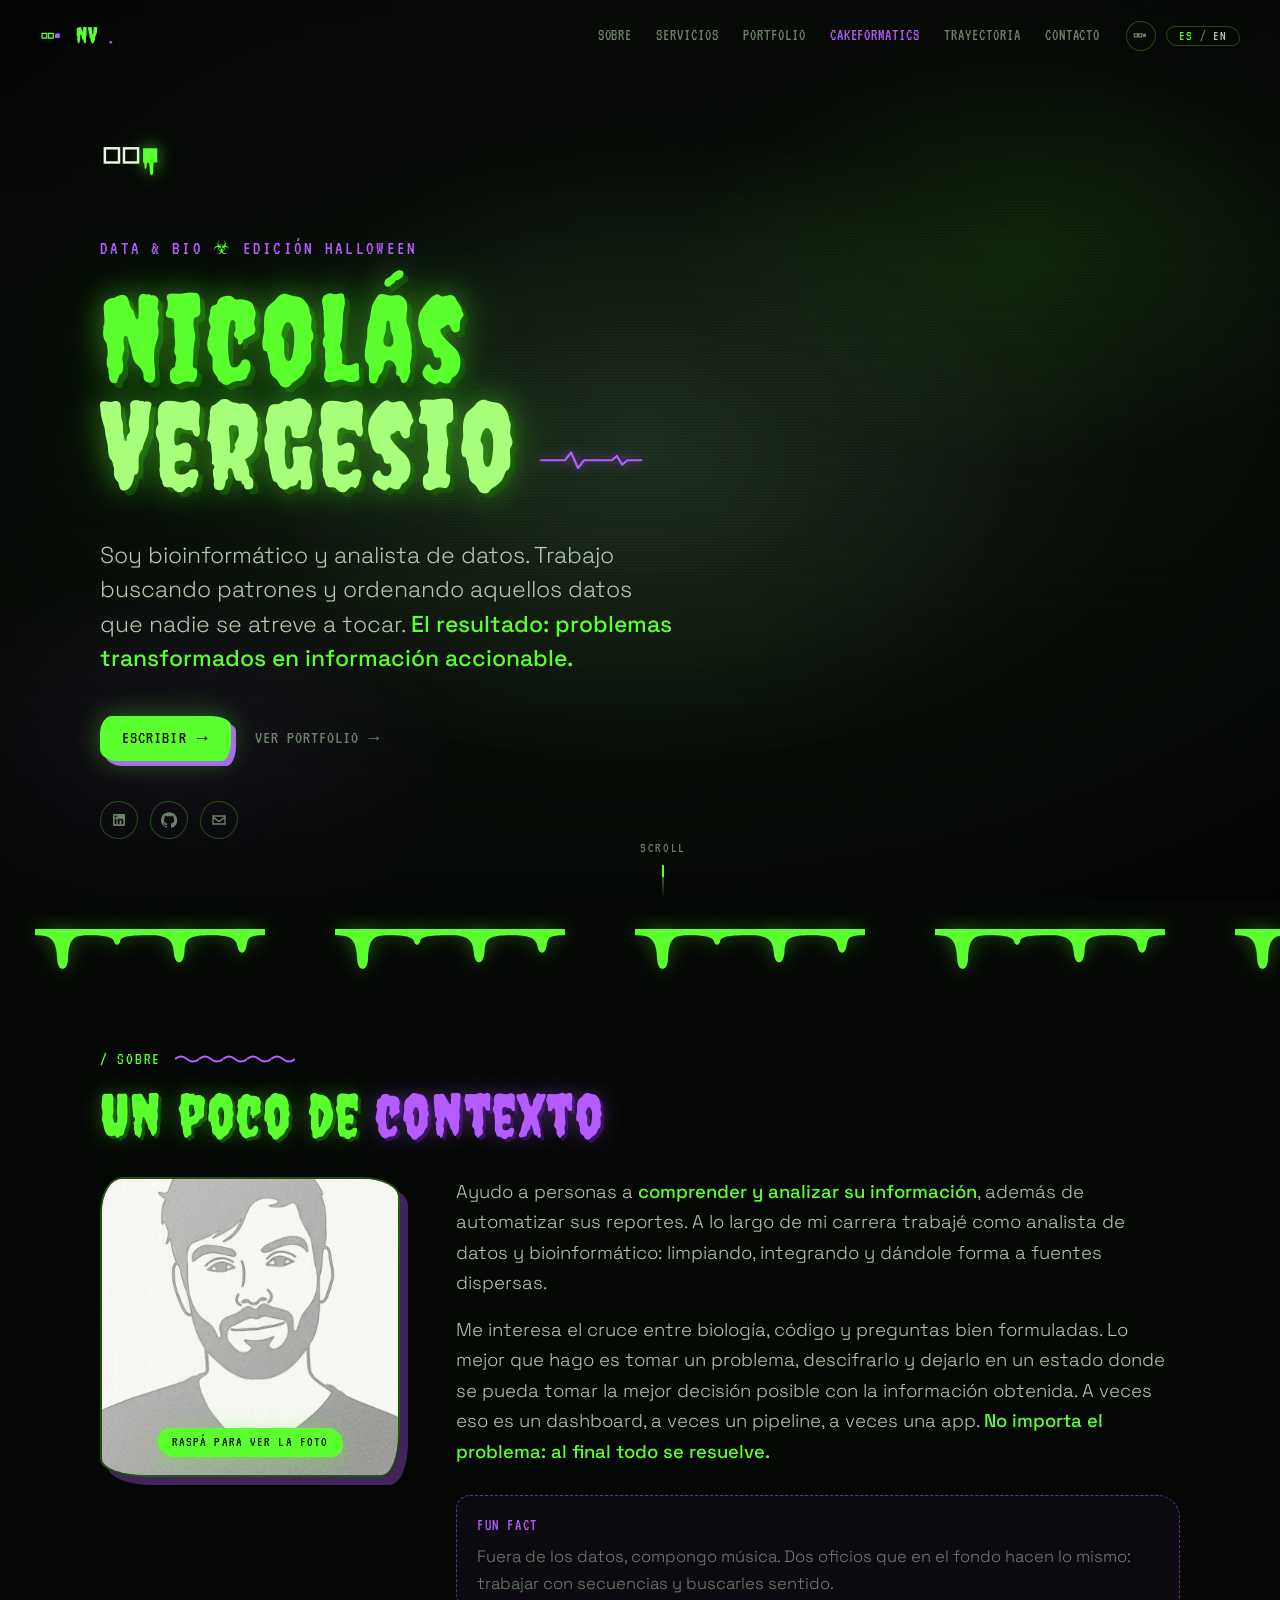
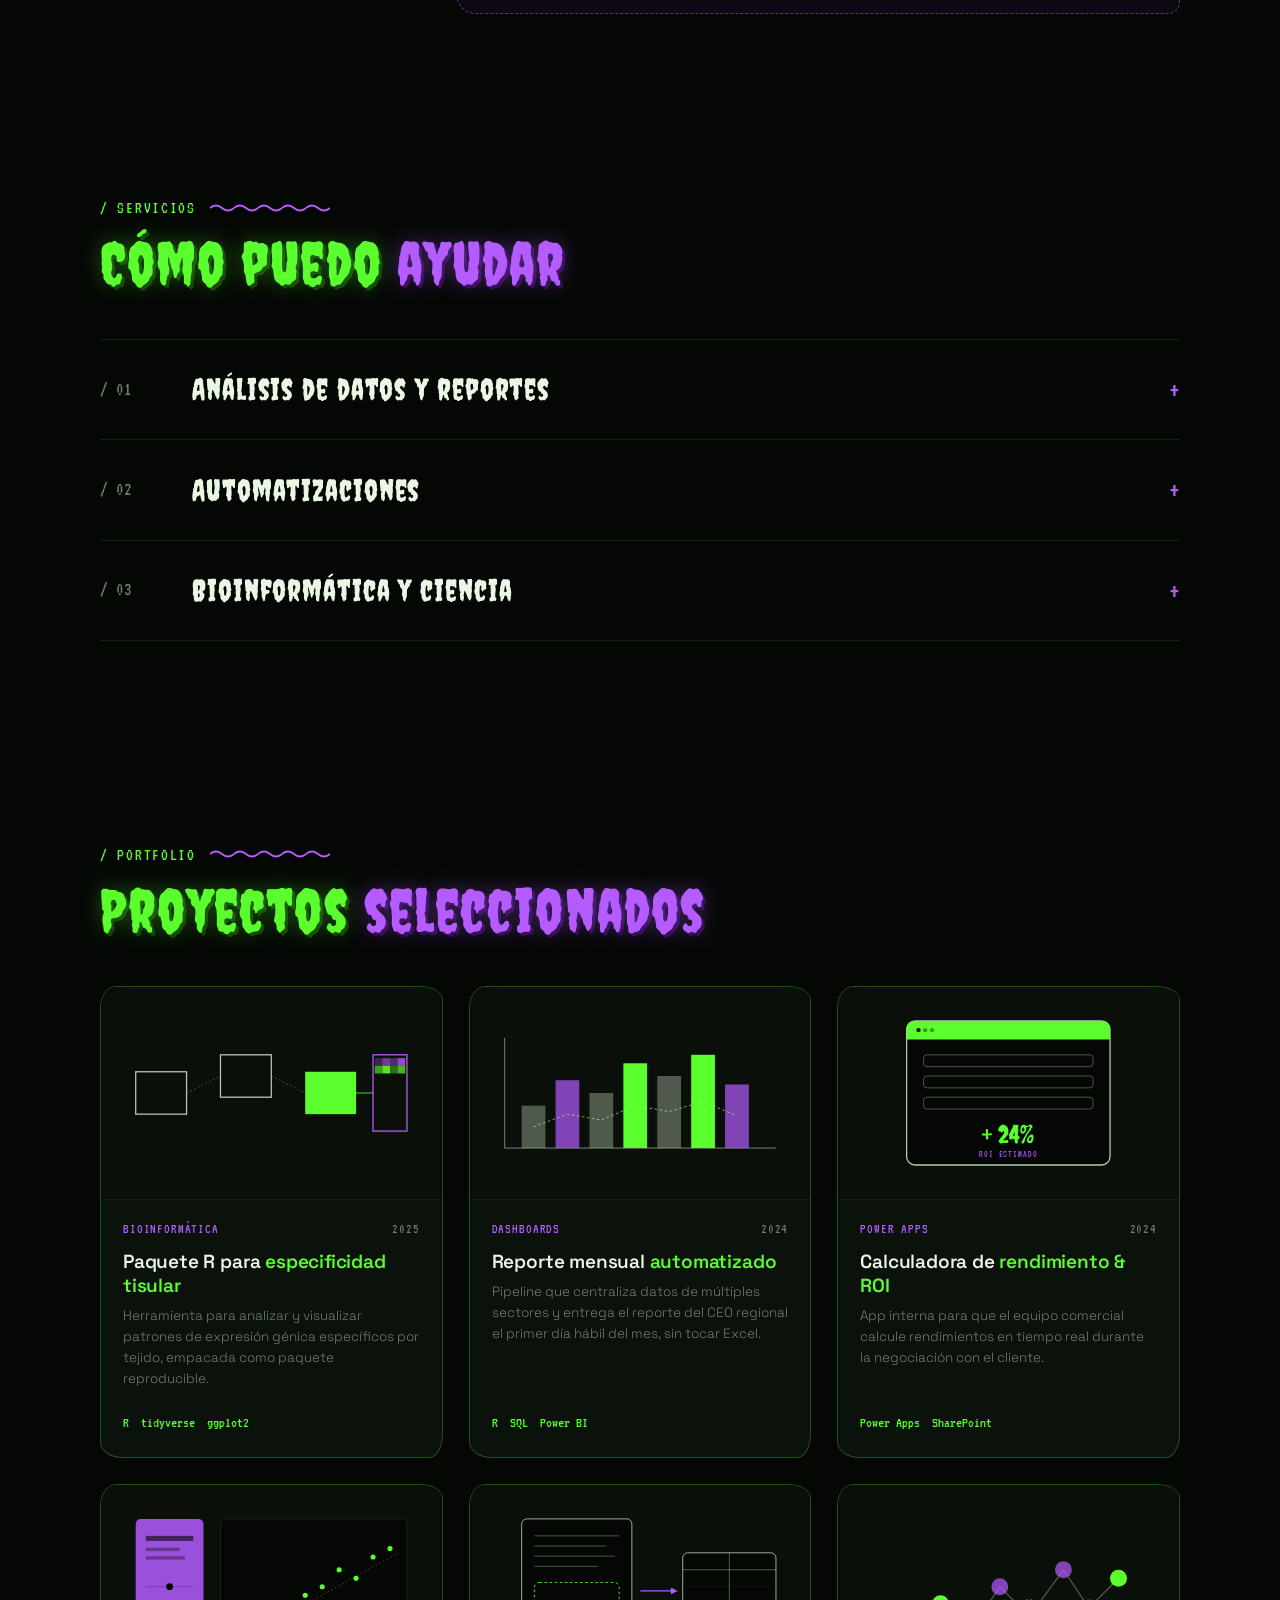
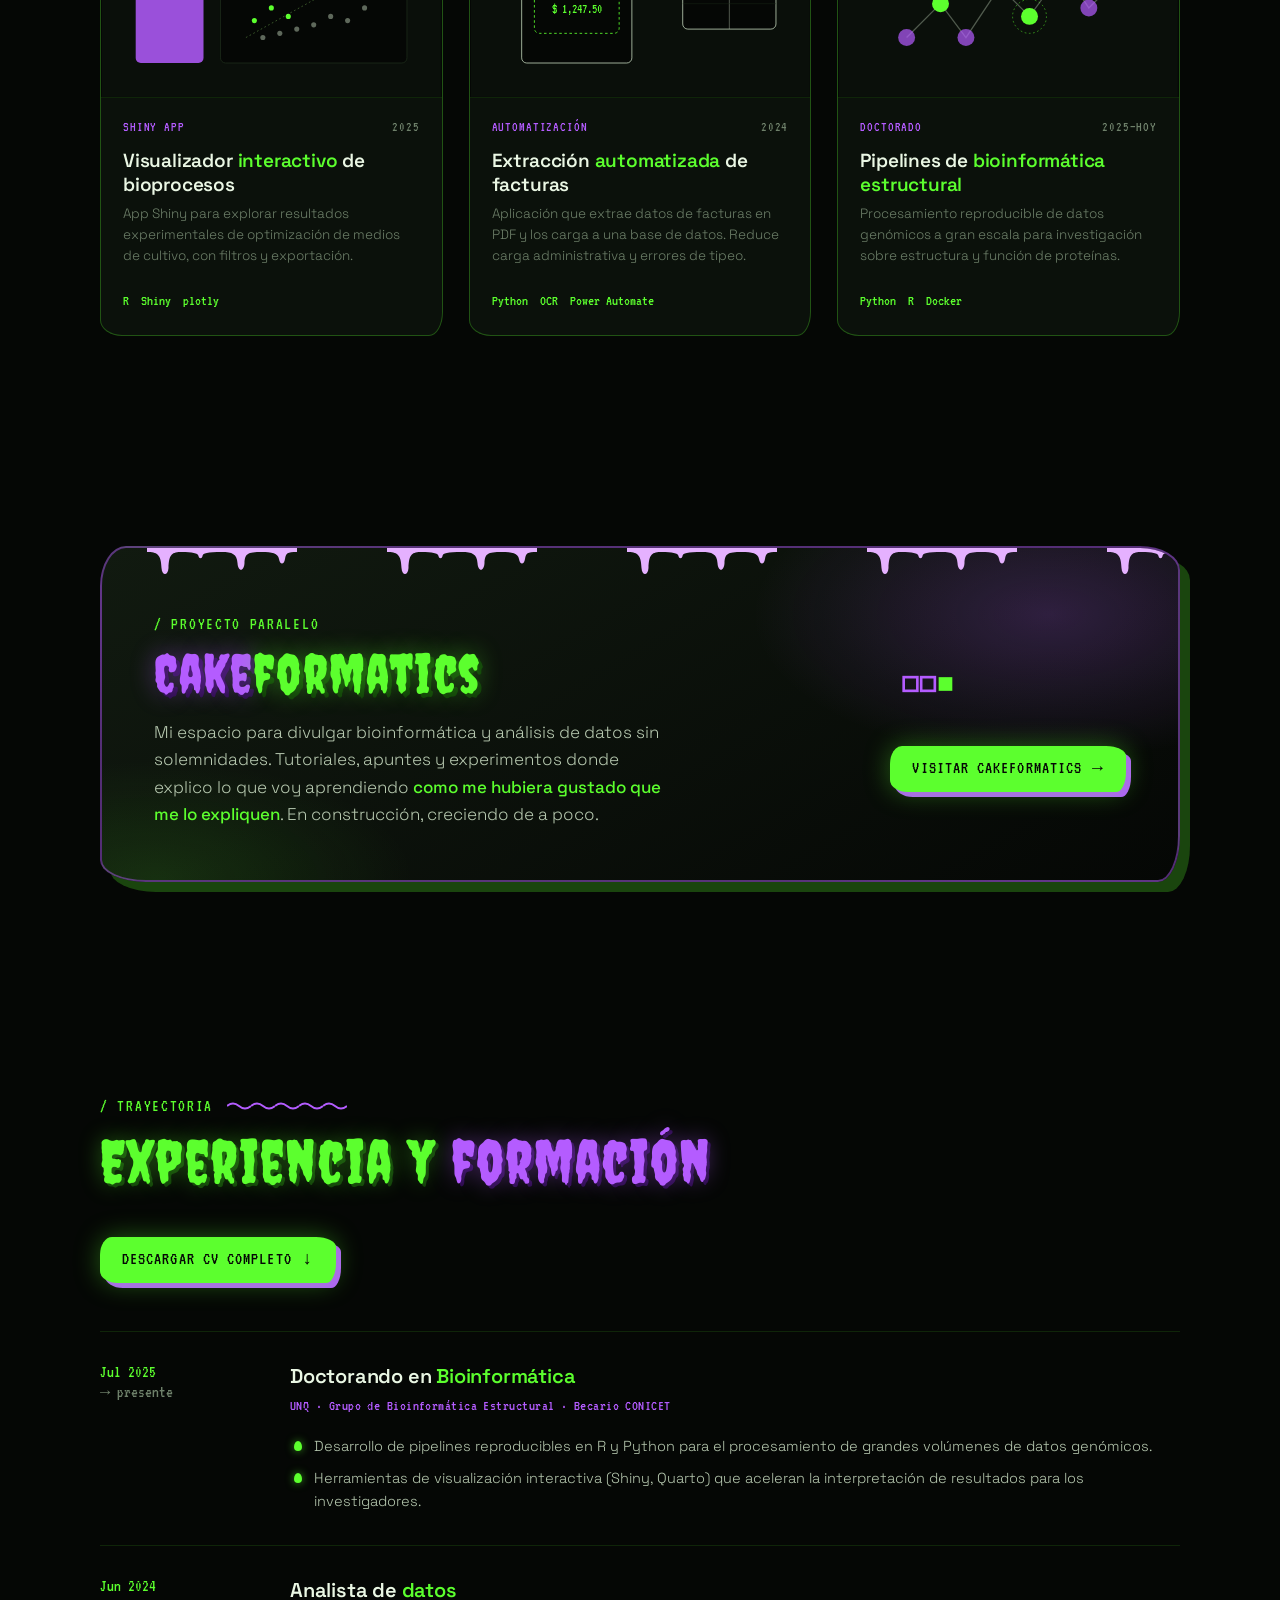
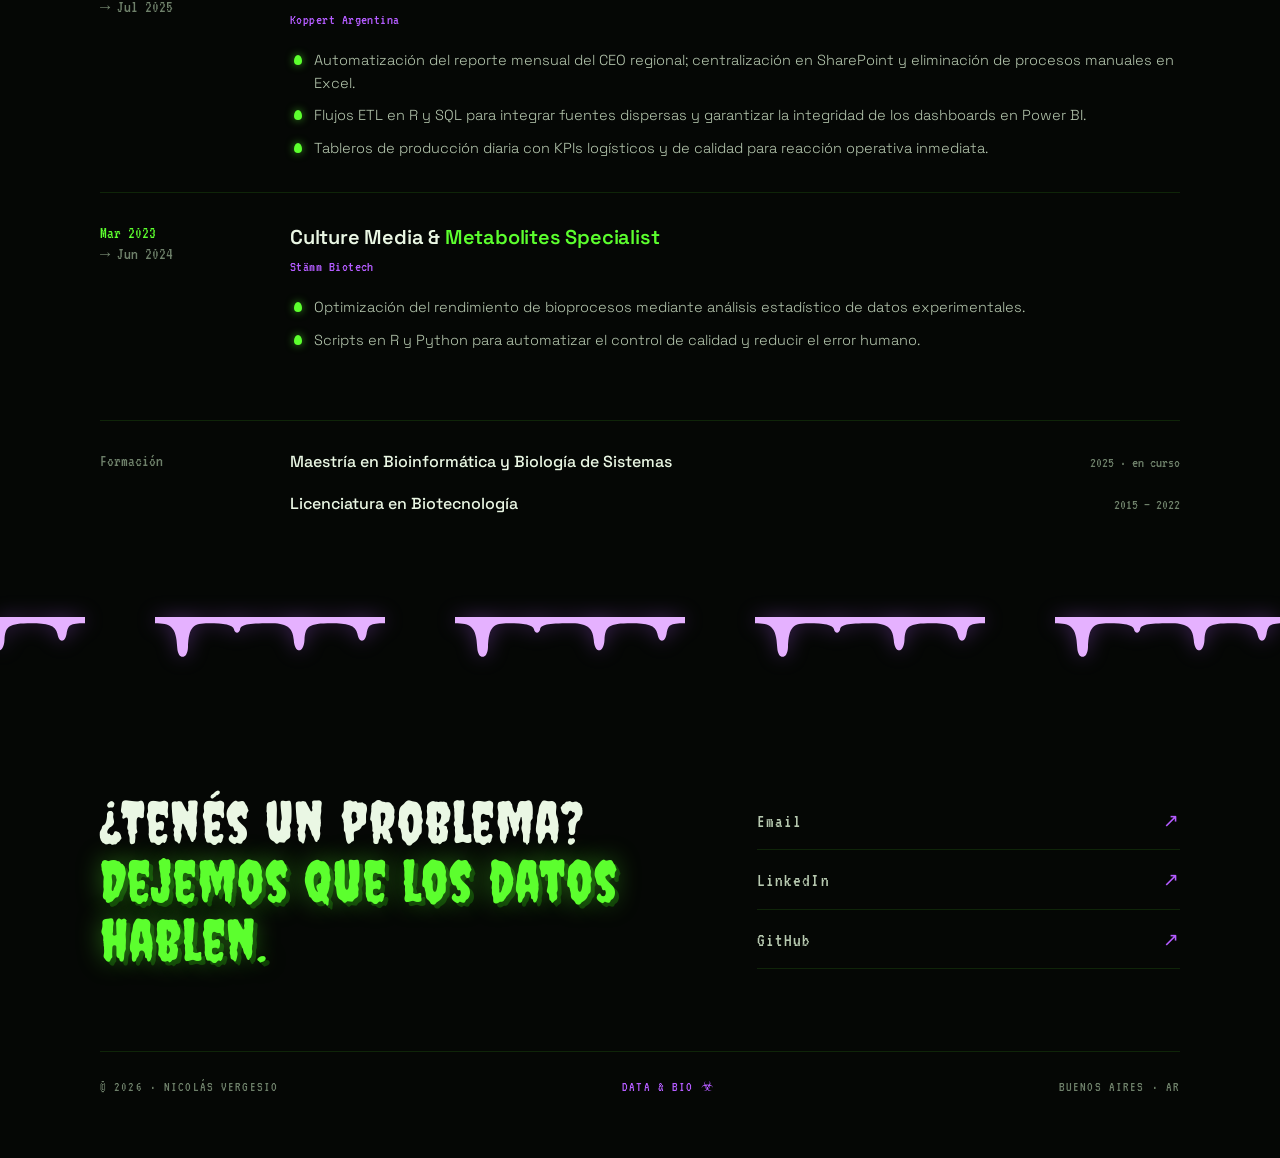
<file: halloween.html>
<!DOCTYPE html>
<html lang="es">
<head>
<meta charset="UTF-8">
<meta name="viewport" content="width=device-width, initial-scale=1.0">
<title>Nicolás Vergesio · data & bio</title>
<meta name="description" content="Bioinformático y analista de datos. Edición Halloween.">
<link rel="canonical" href="https://nicolasvergesio.github.io/">
<meta name="theme-color" content="#050705">
<link rel="icon" href="assets/favicon.svg" type="image/svg+xml">
<script src="js/thunder.js?v=2"></script>
<link rel="preconnect" href="https://fonts.googleapis.com">
<link rel="preconnect" href="https://fonts.gstatic.com" crossorigin>
<link href="https://fonts.googleapis.com/css2?family=Creepster&family=VT323&family=Space+Grotesk:wght@300;400;500;600&display=swap" rel="stylesheet">
<style>
  :root {
    --void: #050705;
    --void-2: #0A0F0A;
    --panel: #0B110B;
    --panel-2: #111A10;
    --slime: #5CFF2E;
    --slime-deep: #2FB81A;
    --slime-soft: #A8FF7A;
    --toxic: #B45CFF;
    --pumpkin: #FF7A1A;
    --ink: #EAF7E4;
    --ink-soft: #B7C9B0;
    --ink-mute: #6E806A;
    --line: rgba(92, 255, 46, 0.12);
    --line-strong: rgba(92, 255, 46, 0.28);
    --ease: cubic-bezier(0.22, 1, 0.36, 1);
    --wobble: cubic-bezier(0.34, 1.56, 0.64, 1);
    --display: 'Creepster', 'Space Grotesk', cursive;
    --pixel: 'VT323', ui-monospace, monospace;
    --drip: url("data:image/svg+xml,%3Csvg xmlns='http://www.w3.org/2000/svg' width='300' height='60' viewBox='0 0 300 60'%3E%3Cpath fill='%235CFF2E' d='M0,0 H300 V8 C280,8 278,10 276,22 C274,34 266,34 264,22 C262,10 250,8 230,8 C200,8 196,12 195,30 C194,48 182,48 181,30 C180,12 170,8 150,8 C120,8 112,10 111,16 C110,22 104,22 103,16 C102,10 90,8 70,8 C50,8 44,12 43,40 C42,56 30,56 29,40 C28,12 20,8 0,8 Z'/%3E%3C/svg%3E");
    --squiggle: url("data:image/svg+xml,%3Csvg xmlns='http://www.w3.org/2000/svg' width='24' height='10'%3E%3Cpath d='M0 5 Q6 0 12 5 T24 5' fill='none' stroke='%23B45CFF' stroke-width='2'/%3E%3C/svg%3E");
  }

  *, *::before, *::after { box-sizing: border-box; margin: 0; padding: 0; }
  html { scroll-behavior: smooth; }

  body {
    background: var(--void);
    color: var(--ink);
    font-family: 'Space Grotesk', system-ui, sans-serif;
    font-weight: 300;
    line-height: 1.6;
    -webkit-font-smoothing: antialiased;
    overflow-x: hidden;
    position: relative;
  }
  ::selection { background: var(--slime); color: var(--void); }
  a { color: inherit; text-decoration: none; }

  /* ================= FONDO RADIOACTIVO ================= */
  .ooze-field {
    position: fixed; inset: 0; z-index: 0; overflow: hidden;
    background:
      radial-gradient(ellipse 45% 40% at 80% 28%, rgba(92,255,46,0.10) 0%, transparent 60%),
      radial-gradient(ellipse 40% 35% at 12% 85%, rgba(180,92,255,0.10) 0%, transparent 60%),
      linear-gradient(165deg, var(--void) 0%, var(--void-2) 55%, #070B07 100%);
  }
  .ooze {
    position: absolute; width: 170%; height: 170%; top: -35%; left: -35%;
    border-radius: 45%; mix-blend-mode: screen; will-change: transform; opacity: 0.16;
  }
  .ooze.a { background: radial-gradient(ellipse 40% 34% at 50% 50%, rgba(92,255,46,0.45) 0%, transparent 60%); animation: drift-a 48s linear infinite; }
  .ooze.b { background: radial-gradient(ellipse 36% 30% at 50% 50%, rgba(180,92,255,0.40) 0%, transparent 58%); animation: drift-b 64s linear infinite; }
  .ooze.c { background: radial-gradient(ellipse 30% 38% at 50% 50%, rgba(47,184,26,0.40) 0%, transparent 56%); animation: drift-c 80s linear infinite; }
  @keyframes drift-a { 0%{transform:translate(0,0) rotate(0)} 50%{transform:translate(10%,7%) rotate(180deg)} 100%{transform:translate(0,0) rotate(360deg)} }
  @keyframes drift-b { 0%{transform:translate(0,0) rotate(0)} 50%{transform:translate(-12%,8%) rotate(-180deg)} 100%{transform:translate(0,0) rotate(-360deg)} }
  @keyframes drift-c { 0%{transform:translate(0,0) rotate(0)} 50%{transform:translate(9%,-10%) rotate(160deg)} 100%{transform:translate(0,0) rotate(360deg)} }

  /* burbujas que suben */
  .bubbles span {
    position: absolute; bottom: -40px; left: var(--x);
    width: var(--s); height: var(--s); border-radius: 50%;
    border: 1.5px solid rgba(92,255,46,0.35);
    background: radial-gradient(circle at 30% 30%, rgba(168,255,122,0.25), transparent 60%);
    animation: bubble var(--d) ease-in infinite; animation-delay: var(--delay);
  }
  @keyframes bubble {
    0% { transform: translate(0,0); opacity: 0; }
    10% { opacity: 1; }
    50% { transform: translate(12px,-50vh); }
    100% { transform: translate(-8px,-110vh); opacity: 0; }
  }

  .crt { position: fixed; inset: 0; z-index: 2; pointer-events: none; background: repeating-linear-gradient(0deg, rgba(0,0,0,0.22) 0 1px, transparent 1px 3px); opacity: 0.45; }
  .vignette { position: fixed; inset: 0; z-index: 1; pointer-events: none; background: radial-gradient(ellipse 90% 80% at 50% 40%, transparent 55%, rgba(0,0,0,0.7) 100%); }

  /* ================= NAV ================= */
  .nav {
    position: fixed; top: 0; left: 0; right: 0; z-index: 50;
    padding: 18px 40px; display: flex; justify-content: space-between; align-items: center;
    transition: background 0.4s var(--ease), padding 0.4s var(--ease);
  }
  .nav::after {
    content: ''; position: absolute; left: 0; right: 0; top: 100%; height: 22px;
    background: var(--drip) repeat-x; background-size: 220px 22px;
    opacity: 0; transform: scaleY(0); transform-origin: top;
    transition: opacity 0.4s var(--ease), transform 0.6s var(--wobble);
    pointer-events: none; filter: drop-shadow(0 0 6px rgba(92,255,46,0.4));
  }
  .nav.scrolled { background: var(--slime); padding: 10px 40px; }
  .nav.scrolled::after { opacity: 1; transform: scaleY(1); }
  .nav.scrolled .nav-brand, .nav.scrolled .nav-links a { color: var(--void); }
  .nav.scrolled .nav-links a.nav-cake { color: #3A0F66; }
  .nav.scrolled .nav-brand .dot { color: #3A0F66; }
  .nav.scrolled .nav-codon rect.f { fill: var(--void); }
  .nav.scrolled .lang-toggle { border-color: var(--void); color: var(--void); }
  .nav.scrolled .lang-toggle .on { color: #3A0F66; }

  .nav-brand { font-family: var(--display); font-size: 22px; letter-spacing: 0.06em; color: var(--slime); display: flex; align-items: center; gap: 10px; transition: color 0.3s; }
  .nav-brand .nav-codon { width: 26px; height: 26px; display: block; flex-shrink: 0; }
  .nav-brand .nav-codon svg { width: 100%; height: 100%; display: block; }
  .nav-brand .dot { color: var(--toxic); }
  .nav-right { display: flex; align-items: center; gap: 26px; }
  .nav-links { display: flex; gap: 24px; font-family: var(--pixel); font-size: 16px; letter-spacing: 0.06em; text-transform: uppercase; }
  .nav-links a { color: var(--ink-mute); transition: color 0.3s var(--ease); }
  .nav-links a:hover { color: var(--slime-soft); }
  .nav.scrolled .nav-links a:hover { color: #3A0F66; }
  .nav-links a.nav-cake { color: var(--toxic); }

  .lang-toggle {
    font-family: var(--pixel); font-size: 14px; letter-spacing: 0.08em;
    color: var(--ink-soft); background: transparent; border: 1.5px solid var(--line-strong);
    border-radius: 14px 20px 12px 18px; padding: 2px 12px; cursor: pointer; display: inline-flex; gap: 6px; align-items: center;
    transition: border-color 0.3s var(--ease), color 0.3s var(--ease);
  }
  .lang-toggle:hover { border-color: var(--slime); color: var(--ink); }
  .lang-toggle .on { color: var(--slime); }
  .lang-toggle .sep { color: var(--ink-mute); }

  /* Botón para volver al sitio normal */
  .nav-tools { display: flex; align-items: center; gap: 10px; }
  .mode-toggle {
    width: 30px; height: 30px; border: 1.5px solid var(--line-strong); border-radius: 46% 54% 50% 50% / 52% 46% 54% 48%;
    display: inline-flex; align-items: center; justify-content: center; color: var(--ink-mute);
    transition: border-color 0.3s var(--ease), color 0.3s var(--ease), box-shadow 0.3s var(--ease);
  }
  .mode-toggle svg { width: 17px; height: 17px; display: block; }
  .mode-toggle:hover, .mode-toggle:focus-visible { color: var(--slime); border-color: var(--slime); box-shadow: 0 0 14px rgba(92,255,46,0.35); }
  .nav.scrolled .mode-toggle { border-color: var(--void); color: var(--void); }
  .nav.scrolled .mode-toggle:hover { color: #3A0F66; box-shadow: none; }

  /* ================= LAYOUT ================= */
  section { position: relative; z-index: 10; scroll-margin-top: 70px; }
  .container { max-width: 1160px; margin: 0 auto; padding-left: 40px; padding-right: 40px; }

  .drip-band {
    position: relative; z-index: 10; height: 46px;
    background: var(--drip) repeat-x; background-size: 300px 46px;
    filter: drop-shadow(0 0 10px rgba(92,255,46,0.35));
  }
  .drip-band.purple { filter: hue-rotate(150deg) saturate(1.2) drop-shadow(0 0 10px rgba(180,92,255,0.35)); background-position: 120px 0; }

  .sec-head { margin-bottom: 46px; }
  .sec-eyebrow {
    font-family: var(--pixel); font-size: 17px; letter-spacing: 0.1em;
    text-transform: uppercase; color: var(--slime); margin-bottom: 12px;
    display: flex; align-items: center; gap: 14px;
  }
  .sec-eyebrow::after { content: ''; width: 120px; height: 10px; background: var(--squiggle) repeat-x; }
  .sec-title {
    font-family: var(--display); font-weight: 400;
    font-size: clamp(34px, 5vw, 60px); line-height: 1; letter-spacing: 0.02em; color: var(--slime);
    text-shadow: 0 0 22px rgba(92,255,46,0.35), 3px 3px 0 #123D0A;
  }
  .sec-title em { font-style: normal; color: var(--toxic); text-shadow: 0 0 22px rgba(180,92,255,0.4), 3px 3px 0 #2A0B4A; }

  .reveal { opacity: 0; transform: translateY(28px) rotate(-0.6deg); transition: opacity 0.9s var(--ease), transform 0.9s var(--wobble); }
  .reveal.in { opacity: 1; transform: none; }

  /* ================= HERO ================= */
  .hero {
    min-height: 100vh; display: flex; flex-direction: column; justify-content: center;
    padding: 120px 40px 90px; max-width: 1160px; margin: 0 auto; position: relative; z-index: 10;
  }
  .hero-eyebrow { font-family: var(--pixel); font-size: 19px; letter-spacing: 0.12em; text-transform: uppercase; color: var(--toxic); margin-bottom: 22px; opacity: 0; animation: rise 1.1s var(--ease) 0.2s forwards; }
  .hero-eyebrow .rad { color: var(--slime); display: inline-block; animation: spin 6s linear infinite; }
  @keyframes spin { to { transform: rotate(360deg); } }
  .hero-mark { width: clamp(56px, 6vw, 72px); height: clamp(70px, 8vw, 92px); margin-bottom: 22px; opacity: 0; animation: rise 1.1s var(--ease) 0.12s forwards; }
  .hero-mark svg { width: 100%; height: 100%; display: block; overflow: visible; }
  .hero-mark .fill { filter: drop-shadow(0 0 12px rgba(92,255,46,0.7)); }

  .hero-name-row { display: flex; align-items: flex-end; gap: 22px; flex-wrap: wrap; position: relative; }
  .hero-name-wrap { position: relative; }
  .hero-name {
    font-family: var(--display); font-weight: 400;
    font-size: clamp(52px, 10vw, 120px); line-height: 0.88; letter-spacing: 0.02em;
    color: var(--slime);
    text-shadow: 0 0 30px rgba(92,255,46,0.45), 0 0 80px rgba(92,255,46,0.2), 5px 5px 0 #0F3A08;
    opacity: 0; animation: rise 1.1s var(--ease) 0.32s forwards, glow 4s ease-in-out 1.5s infinite;
  }
  .hero-name em { font-style: normal; display: block; color: var(--slime-soft); }
  @keyframes glow { 0%,100% { filter: brightness(1); } 50% { filter: brightness(1.18); } }

  .drop {
    position: absolute; top: 96%; left: var(--x);
    width: 9px; height: 12px; background: var(--slime);
    border-radius: 50% 50% 50% 50% / 60% 60% 40% 40%;
    box-shadow: 0 0 10px rgba(92,255,46,0.8);
    opacity: 0; animation: drip-fall var(--d) ease-in var(--delay) infinite;
  }
  @keyframes drip-fall {
    0% { transform: translateY(-6px) scale(0.2); opacity: 0; }
    15% { transform: translateY(0) scale(1); opacity: 1; }
    45% { transform: translateY(6px) scale(0.85, 1.35); opacity: 1; }
    100% { transform: translateY(220px) scale(0.8, 1.2); opacity: 0; }
  }

  .hero-wave { margin-bottom: clamp(14px, 2vw, 26px); opacity: 0; animation: rise 1.1s var(--ease) 0.6s forwards; }
  .hero-wave svg { display: block; width: clamp(64px, 9vw, 104px); height: auto; filter: drop-shadow(0 0 6px rgba(180,92,255,0.7)); }
  .hero-wave path { stroke: var(--toxic); }

  .hero-bio { font-size: clamp(18px, 2.2vw, 23px); line-height: 1.5; color: var(--ink-soft); max-width: 580px; margin-top: 40px; opacity: 0; animation: rise 1.1s var(--ease) 0.5s forwards; }
  .hero-bio em { font-style: normal; color: var(--slime); font-weight: 500; }
  .hero-actions { display: flex; align-items: center; gap: 24px; margin-top: 40px; flex-wrap: wrap; opacity: 0; animation: rise 1.1s var(--ease) 0.68s forwards; }

  .btn-signal {
    display: inline-flex; align-items: center; gap: 10px;
    background: var(--slime); color: var(--void);
    font-family: var(--pixel); font-size: 18px; letter-spacing: 0.06em; text-transform: uppercase;
    padding: 8px 22px 9px;
    border-radius: 12px 20px 10px 18px / 18px 10px 20px 12px;
    box-shadow: 0 0 26px rgba(92,255,46,0.35), 5px 5px 0 var(--toxic);
    transition: transform 0.35s var(--wobble), box-shadow 0.35s var(--ease);
  }
  .btn-signal:hover { transform: translate(-2px,-2px) rotate(-1.5deg); box-shadow: 0 0 40px rgba(92,255,46,0.5), 8px 8px 0 var(--toxic); }
  .btn-ghost { font-family: var(--pixel); font-size: 18px; letter-spacing: 0.06em; text-transform: uppercase; color: var(--ink-mute); display: inline-flex; align-items: center; gap: 9px; transition: color 0.3s var(--ease), gap 0.3s var(--ease); }
  .btn-ghost:hover { color: var(--slime-soft); gap: 14px; }

  .hero-socials { display: flex; gap: 12px; margin-top: 40px; opacity: 0; animation: rise 1.1s var(--ease) 0.8s forwards; }
  .hero-socials a { width: 38px; height: 38px; border: 1.5px solid var(--line-strong); border-radius: 46% 54% 50% 50% / 55% 45% 55% 45%; display: flex; align-items: center; justify-content: center; color: var(--ink-mute); transition: all 0.35s var(--wobble); }
  .hero-socials a:hover { border-color: var(--slime); color: var(--slime); transform: translateY(-3px) rotate(8deg); box-shadow: 0 0 16px rgba(92,255,46,0.35); }
  .hero-socials svg { width: 16px; height: 16px; }

  .scroll-hint { position: absolute; bottom: 30px; left: 50%; transform: translateX(-50%); font-family: var(--pixel); font-size: 14px; letter-spacing: 0.12em; text-transform: uppercase; color: var(--ink-mute); display: flex; flex-direction: column; align-items: center; gap: 6px; opacity: 0; animation: rise 1.1s var(--ease) 1s forwards; }
  .scroll-hint .track { width: 2px; height: 34px; background: linear-gradient(var(--ink-mute), transparent); position: relative; overflow: hidden; border-radius: 2px; }
  .scroll-hint .track::after { content: ''; position: absolute; top: 0; left: 0; width: 2px; height: 12px; background: var(--slime); animation: scroll-run 2.2s var(--ease) infinite; }
  @keyframes scroll-run { 0%{transform:translateY(-14px);opacity:0} 40%{opacity:1} 100%{transform:translateY(36px);opacity:0} }
  @keyframes rise { from{opacity:0;transform:translateY(24px)} to{opacity:1;transform:translateY(0)} }

  /* ================= SOBRE ================= */
  .sobre { padding: 70px 0 80px; }
  .sobre .sec-head { margin-bottom: 32px; }
  .sobre-grid { display: grid; grid-template-columns: 300px 1fr; gap: 56px; align-items: stretch; }
  .sobre-photo {
    min-height: 340px; overflow: hidden; border: 2px solid var(--line-strong);
    border-radius: 22px 38px 18px 44px / 36px 20px 42px 18px;
    background:
      radial-gradient(ellipse 60% 50% at 50% 30%, rgba(92,255,46,0.14), transparent 60%),
      linear-gradient(160deg, var(--panel-2), var(--void));
    display: flex; align-items: center; justify-content: center; position: relative;
    transform: rotate(-1.5deg);
    box-shadow: 8px 8px 0 rgba(180,92,255,0.35);
  }
  .sobre-photo img { width: 100%; height: 100%; object-fit: cover; }
  .sobre-photo-ph { text-align: center; color: var(--ink-mute); }
  .sobre-photo-ph svg { width: 30px; height: 30px; opacity: 0.5; margin-bottom: 8px; }
  /* ---- Foto raspable (igual que el sitio normal, con colores Halloween) ---- */
  .scratch {
    aspect-ratio: 1 / 1; min-height: 0; align-self: start; justify-self: start; width: 100%; max-width: 300px;
    user-select: none; -webkit-user-select: none;
    cursor: url("data:image/svg+xml,%3Csvg xmlns='http://www.w3.org/2000/svg' width='32' height='32'%3E%3Ccircle cx='16' cy='16' r='13' fill='%235CFF2E' fill-opacity='.25' stroke='%235CFF2E' stroke-width='2'/%3E%3Ccircle cx='16' cy='16' r='2' fill='%235CFF2E'/%3E%3C/svg%3E") 16 16, crosshair;
  }
  .scratch-photo, .scratch-canvas { position: absolute; inset: 0; width: 100%; height: 100%; }
  .scratch-photo { object-fit: cover; }
  .scratch:not(.ready) .scratch-photo { visibility: hidden; }
  .scratch-canvas { touch-action: none; transition: opacity 0.9s var(--ease); }
  .scratch.revealed .scratch-canvas { opacity: 0; pointer-events: none; }
  .scratch.revealed { cursor: default; }
  .scratch-hint {
    position: absolute; left: 50%; bottom: 18px; transform: translateX(-50%);
    font-family: var(--pixel); font-size: 14px; letter-spacing: 0.08em; text-transform: uppercase;
    color: var(--void); background: var(--slime); padding: 3px 14px; border-radius: 16px 20px 14px 22px; white-space: nowrap;
    pointer-events: none; box-shadow: 0 6px 24px rgba(92,255,46,0.35);
    transition: opacity 0.5s var(--ease), transform 0.5s var(--ease);
    animation: hint-pulse 2.4s var(--ease) infinite;
  }
  .scratch.started .scratch-hint { opacity: 0; transform: translateX(-50%) translateY(8px); animation: none; }
  @keyframes hint-pulse { 0%,100% { box-shadow: 0 6px 24px rgba(92,255,46,0.35); } 50% { box-shadow: 0 6px 34px rgba(92,255,46,0.65); } }
  .scratch-reset {
    position: absolute; right: 12px; bottom: 12px;
    font-family: var(--pixel); font-size: 14px; letter-spacing: 0.08em; text-transform: uppercase;
    color: var(--ink); background: rgba(5,7,5,0.75); backdrop-filter: blur(6px);
    border: 1.5px solid var(--line-strong); border-radius: 16px; padding: 2px 12px; cursor: pointer;
    transition: border-color 0.3s var(--ease), color 0.3s var(--ease);
  }
  .scratch-reset:hover { border-color: var(--slime); color: var(--slime); }
  .sobre-photo-ph div { font-family: var(--pixel); font-size: 14px; letter-spacing: 0.1em; text-transform: uppercase; }
  .sobre-body p { font-size: clamp(16px, 1.6vw, 18.5px); line-height: 1.65; color: var(--ink-soft); }
  .sobre-body p + p { margin-top: 16px; }
  .sobre-body em { font-style: normal; color: var(--slime); font-weight: 500; }
  .sobre-funfact { margin-top: 28px !important; padding: 16px 20px; border: 1.5px dashed rgba(180,92,255,0.5); border-radius: 14px 22px 12px 20px; font-size: clamp(15px, 1.5vw, 16.5px) !important; color: var(--ink-mute) !important; background: rgba(180,92,255,0.05); }
  .sobre-funfact span { display: block; font-family: var(--pixel); font-size: 16px; letter-spacing: 0.1em; text-transform: uppercase; color: var(--toxic); margin-bottom: 4px; }

  /* ================= SERVICIOS ================= */
  .servicios { padding: 100px 0; }
  .serv-list { border-top: 1.5px solid var(--line); }
  .serv-item { border-bottom: 1.5px solid var(--line); }
  .serv-head { display: grid; grid-template-columns: 60px 1fr auto; gap: 32px; align-items: center; padding: 28px 0; cursor: pointer; transition: padding-left 0.4s var(--wobble); }
  .serv-head:hover { padding-left: 14px; }
  .serv-num { font-family: var(--pixel); font-size: 19px; color: var(--ink-mute); transition: color 0.3s var(--ease); }
  .serv-item.open .serv-num, .serv-head:hover .serv-num { color: var(--slime); }
  .serv-title { font-family: var(--display); font-size: clamp(21px, 2.6vw, 30px); font-weight: 400; letter-spacing: 0.03em; line-height: 1.1; color: var(--ink); transition: color 0.3s, text-shadow 0.3s; }
  .serv-item.open .serv-title, .serv-head:hover .serv-title { color: var(--slime); text-shadow: 0 0 18px rgba(92,255,46,0.35); }
  .serv-toggle { font-family: var(--pixel); font-size: 27px; color: var(--toxic); width: 28px; text-align: right; transition: transform 0.45s var(--wobble); }
  .serv-item.open .serv-toggle { transform: rotate(45deg); }
  .serv-body { max-height: 0; overflow: hidden; opacity: 0; transition: max-height 0.5s var(--ease), opacity 0.4s var(--ease), padding 0.4s var(--ease); }
  .serv-item.open .serv-body { max-height: 380px; opacity: 1; padding-bottom: 34px; }
  .serv-body-inner { display: grid; grid-template-columns: 60px 1fr; gap: 32px; }
  .serv-desc { color: var(--ink-soft); font-size: 15.5px; line-height: 1.65; max-width: 640px; }
  .serv-desc em { color: var(--slime); font-style: normal; font-weight: 500; }
  .serv-tags { margin-top: 16px; display: flex; gap: 10px; flex-wrap: wrap; }
  .serv-tag { font-family: var(--pixel); font-size: 14px; letter-spacing: 0.04em; color: var(--slime-soft); border: 1.5px solid var(--line-strong); padding: 0 12px 1px; border-radius: 12px 16px 10px 18px; background: rgba(92,255,46,0.04); }

  /* ================= PORTFOLIO ================= */
  .portfolio { padding: 100px 0; }
  .proj-grid { display: grid; grid-template-columns: repeat(3, 1fr); gap: 26px; }
  .proj-card {
    background: var(--panel); border: 1.5px solid var(--line-strong);
    border-radius: 16px 24px 14px 22px / 22px 14px 24px 16px;
    overflow: hidden; display: flex; flex-direction: column; position: relative;
    transition: transform 0.45s var(--wobble), border-color 0.4s var(--ease), box-shadow 0.4s var(--ease);
  }
  .proj-card:hover { transform: translateY(-6px) rotate(-1deg); border-color: var(--slime); box-shadow: 0 0 34px rgba(92,255,46,0.18), 6px 6px 0 var(--toxic); }
  .proj-card:nth-child(even):hover { transform: translateY(-6px) rotate(1deg); }
  .proj-thumb { aspect-ratio: 16/10; border-bottom: 1.5px solid var(--line); position: relative; overflow: hidden; background: var(--void); }
  .proj-thumb svg { width: 100%; height: 100%; display: block; }
  .proj-thumb::after { content: ''; position: absolute; left: 0; right: 0; top: 0; height: 18px; background: var(--drip) repeat-x; background-size: 180px 18px; transform: translateY(-100%); transition: transform 0.6s var(--wobble); }
  .proj-card:hover .proj-thumb::after { transform: translateY(0); }
  .proj-arrow { position: absolute; bottom: 12px; right: 12px; width: 32px; height: 32px; background: var(--slime); border-radius: 50%; display: flex; align-items: center; justify-content: center; color: var(--void); font-size: 14px; font-weight: 600; opacity: 0; transform: scale(0.4); transition: all 0.4s var(--wobble); }
  .proj-card:hover .proj-arrow { opacity: 1; transform: scale(1); }
  .proj-body { padding: 18px 22px 22px; display: flex; flex-direction: column; gap: 8px; flex: 1; }
  .proj-meta { display: flex; justify-content: space-between; font-family: var(--pixel); font-size: 14px; letter-spacing: 0.06em; text-transform: uppercase; color: var(--ink-mute); }
  .proj-meta .cat { color: var(--toxic); }
  .proj-title { font-size: 19px; font-weight: 600; line-height: 1.25; letter-spacing: -0.01em; margin-top: 2px; color: var(--ink); }
  .proj-title em { font-style: normal; color: var(--slime); }
  .proj-desc { font-size: 13.5px; line-height: 1.55; color: var(--ink-mute); }
  .proj-stack { margin-top: auto; padding-top: 14px; display: flex; gap: 12px; flex-wrap: wrap; }
  .proj-stack span { font-family: var(--pixel); font-size: 15px; color: var(--slime); }

  /* ================= CAKEFORMATICS ================= */
  .cake { padding: 110px 0; }
  .cake-panel {
    border: 2px solid rgba(180,92,255,0.45);
    border-radius: 26px 40px 22px 46px / 40px 24px 46px 22px;
    overflow: hidden; position: relative;
    background:
      radial-gradient(ellipse 50% 80% at 88% 20%, rgba(180,92,255,0.22), transparent 55%),
      radial-gradient(ellipse 40% 60% at 5% 100%, rgba(92,255,46,0.12), transparent 60%),
      linear-gradient(150deg, var(--panel-2), var(--void));
    padding: 62px 52px 52px;
    display: grid; grid-template-columns: 1fr auto; gap: 40px; align-items: center;
    box-shadow: 10px 10px 0 rgba(92,255,46,0.25);
  }
  .cake-panel::before { content: ''; position: absolute; left: 0; right: 0; top: 0; height: 30px; background: var(--drip) repeat-x; background-size: 240px 30px; filter: hue-rotate(150deg) saturate(1.2); }
  .cake-tag { font-family: var(--pixel); font-size: 17px; letter-spacing: 0.1em; text-transform: uppercase; color: var(--slime); margin-bottom: 10px; }
  .cake-title { font-family: var(--display); font-size: clamp(34px, 4.6vw, 54px); font-weight: 400; letter-spacing: 0.03em; line-height: 1; margin-bottom: 18px; color: var(--toxic); text-shadow: 0 0 24px rgba(180,92,255,0.45), 4px 4px 0 #2A0B4A; }
  .cake-title em { font-style: normal; color: var(--slime); text-shadow: 0 0 24px rgba(92,255,46,0.4), 4px 4px 0 #0F3A08; }
  .cake-desc { font-size: 17px; line-height: 1.6; color: var(--ink-soft); max-width: 520px; }
  .cake-desc em { font-style: normal; color: var(--slime); font-weight: 500; }
  .cake-cta-wrap { display: flex; flex-direction: column; align-items: flex-start; gap: 16px; }
  .cake-mark svg { width: 76px; height: 76px; animation: bob 3s ease-in-out infinite; }
  @keyframes bob { 0%,100% { transform: translateY(0) rotate(-4deg); } 50% { transform: translateY(-8px) rotate(4deg); } }

  /* ================= TRAYECTORIA ================= */
  .tray { padding: 100px 0; }
  .tray-download-wrap { margin-bottom: 48px; }
  .tray-item { display: grid; grid-template-columns: 150px 1fr; gap: 40px; padding: 28px 0; border-top: 1.5px solid var(--line); }
  .tray-item:last-child { border-bottom: 1.5px solid var(--line); }
  .tray-date { font-family: var(--pixel); font-size: 17px; color: var(--slime); line-height: 1.2; padding-top: 2px; }
  .tray-date .end { color: var(--ink-mute); display: block; }
  .tray-role { font-size: 20px; font-weight: 600; letter-spacing: -0.01em; margin-bottom: 2px; }
  .tray-role em { font-style: normal; color: var(--slime); }
  .tray-org { font-family: var(--pixel); font-size: 15px; letter-spacing: 0.03em; color: var(--toxic); margin-bottom: 12px; }
  .tray-bullets { list-style: none; }
  .tray-bullets li { padding: 5px 0 5px 24px; position: relative; font-size: 14.5px; color: var(--ink-soft); line-height: 1.55; }
  .tray-bullets li::before { content: ''; position: absolute; left: 4px; top: 11px; width: 8px; height: 10px; background: var(--slime); border-radius: 50% 50% 50% 50% / 60% 60% 40% 40%; box-shadow: 0 0 8px rgba(92,255,46,0.6); }
  .tray-edu { margin-top: 36px; display: grid; grid-template-columns: 150px 1fr; gap: 40px; padding-top: 28px; border-top: 1.5px solid var(--line); }
  .tray-edu-list { display: flex; flex-direction: column; gap: 16px; }
  .tray-edu-item { display: flex; justify-content: space-between; align-items: baseline; gap: 20px; }
  .tray-edu-title { font-size: 16px; font-weight: 500; }
  .tray-edu-year { font-family: var(--pixel); font-size: 15px; color: var(--ink-mute); white-space: nowrap; }

  /* ================= CONTACTO ================= */
  .contacto { padding: 90px 0 60px; }
  .contacto-inner { padding-top: 40px; display: grid; grid-template-columns: 1.4fr 1fr; gap: 64px; align-items: center; }
  .contacto-headline { font-family: var(--display); font-size: clamp(32px, 4.8vw, 58px); line-height: 1.02; letter-spacing: 0.02em; font-weight: 400; color: var(--ink); }
  .contacto-headline em { font-style: normal; color: var(--slime); text-shadow: 0 0 26px rgba(92,255,46,0.4), 4px 4px 0 #0F3A08; }
  .contacto-links { display: flex; flex-direction: column; gap: 4px; }
  .contacto-link { display: flex; align-items: center; justify-content: space-between; padding: 12px 0; border-bottom: 1.5px solid var(--line); font-family: var(--pixel); font-size: 19px; letter-spacing: 0.06em; color: var(--ink-soft); transition: all 0.35s var(--wobble); }
  .contacto-link:hover { color: var(--slime); padding-left: 10px; }
  .contacto-link .arr { color: var(--toxic); }
  .footer-meta { margin-top: 80px; padding-top: 24px; border-top: 1.5px solid var(--line); display: flex; justify-content: space-between; flex-wrap: wrap; gap: 12px; font-family: var(--pixel); font-size: 14px; letter-spacing: 0.08em; text-transform: uppercase; color: var(--ink-mute); }
  .footer-meta .boo { color: var(--toxic); }

  /* ================= RESPONSIVE ================= */
  @media (max-width: 900px) {
    .sobre-grid { grid-template-columns: 1fr; gap: 36px; }
    .sobre-photo { max-width: 260px; }
    .proj-grid { grid-template-columns: 1fr; }
    .cake-panel { grid-template-columns: 1fr; gap: 28px; padding: 58px 28px 36px; }
    .contacto-inner { grid-template-columns: 1fr; gap: 40px; }
  }
  @media (min-width: 901px) and (max-width: 1080px) {
    .proj-grid { grid-template-columns: repeat(2, 1fr); }
  }
  @media (max-width: 720px) {
    .nav, .nav.scrolled { padding: 12px 16px; }
    .nav-links { display: none; }
    .container { padding-left: 16px; padding-right: 16px; }
    .hero { padding: 100px 16px 90px; }
    .scroll-hint { display: none; }
    .serv-head { grid-template-columns: 40px 1fr 28px; gap: 16px; }
    .serv-body-inner { grid-template-columns: 1fr; gap: 0; }
    .tray-item { grid-template-columns: 1fr; gap: 8px; }
    .tray-edu { grid-template-columns: 1fr; gap: 12px; }
  }

  @media (prefers-reduced-motion: reduce) {
    *, *::before, *::after { animation-duration: 0.01ms !important; animation-iteration-count: 1 !important; transition-duration: 0.01ms !important; }
    .ooze, .bubbles, .drop { display: none !important; }
    .reveal { opacity: 1 !important; transform: none !important; }
    [class*="hero-"] { opacity: 1 !important; }
  }
</style>
</head>
<body>

  <!-- ===== FONDO ===== -->
  <div class="ooze-field" aria-hidden="true">
    <div class="ooze a"></div>
    <div class="ooze b"></div>
    <div class="ooze c"></div>
    <div class="bubbles">
      <span style="--x:6%;--s:14px;--d:16s;--delay:0s"></span>
      <span style="--x:18%;--s:8px;--d:12s;--delay:4s"></span>
      <span style="--x:33%;--s:20px;--d:20s;--delay:2s"></span>
      <span style="--x:52%;--s:10px;--d:14s;--delay:7s"></span>
      <span style="--x:67%;--s:16px;--d:18s;--delay:1s"></span>
      <span style="--x:79%;--s:7px;--d:11s;--delay:5s"></span>
      <span style="--x:90%;--s:22px;--d:22s;--delay:3s"></span>
    </div>
  </div>
  <div class="vignette" aria-hidden="true"></div>
  <div class="crt" aria-hidden="true"></div>

  <!-- ===== NAV ===== -->
  <nav class="nav" id="nav">
    <a href="#hero" class="nav-brand">
      <span class="nav-codon" aria-hidden="true">
        <svg viewBox="0 0 100 100" fill="none">
          <rect x="8" y="40" width="18" height="18" fill="none" stroke="currentColor" stroke-width="5"/>
          <rect x="33" y="40" width="18" height="18" fill="none" stroke="currentColor" stroke-width="5"/>
          <rect class="f" x="58" y="40" width="18" height="18" fill="#B45CFF"/>
        </svg>
      </span>
      NV<span class="dot">.</span>
    </a>
    <div class="nav-right">
      <div class="nav-links">
        <a href="#sobre" data-i18n="nav_sobre">Sobre</a>
        <a href="#servicios" data-i18n="nav_serv">Servicios</a>
        <a href="#portfolio" data-i18n="nav_port">Portfolio</a>
        <a href="#cakeformatics" class="nav-cake">Cakeformatics</a>
        <a href="#trayectoria" data-i18n="nav_tray">Trayectoria</a>
        <a href="#contacto" data-i18n="nav_cont">Contacto</a>
      </div>
      <div class="nav-tools">
        <a href="index.html" class="mode-toggle" data-thunder="#5CFF2E" aria-label="Volver al sitio normal" title="Volver al sitio normal">
          <svg width="17" height="17" viewBox="0 0 100 100" fill="none" aria-hidden="true">
            <rect x="8" y="40" width="18" height="18" stroke="currentColor" stroke-width="7"/>
            <rect x="33" y="40" width="18" height="18" stroke="currentColor" stroke-width="7"/>
            <rect x="58" y="40" width="18" height="18" fill="currentColor"/>
          </svg>
        </a>
        <button class="lang-toggle" id="langToggle" type="button" aria-label="Switch to English">
          <span data-l="es" class="on">ES</span><span class="sep">/</span><span data-l="en">EN</span>
        </button>
      </div>
    </div>
  </nav>

  <!-- ===== HERO ===== -->
  <header class="hero" id="hero">
    <div class="hero-mark" aria-hidden="true">
      <svg viewBox="0 0 100 130" fill="none">
        <rect x="6" y="40" width="20" height="20" fill="none" stroke="#EAF7E4" stroke-width="3.5"/>
        <rect x="33" y="40" width="20" height="20" fill="none" stroke="#EAF7E4" stroke-width="3.5"/>
        <path class="fill" fill="#5CFF2E" d="M60 40 H80 V60 H76 C75 60 74.5 62 74.5 72 C74.5 80 69.5 80 69.5 72 C69.5 64 69 60 67 60 C65.5 60 65 62 65 66 C65 70 62 70 62 66 C62 62 61.5 60 60 60 Z"/>
      </svg>
    </div>
    <div class="hero-eyebrow" data-i18n="hero_eyebrow">data &amp; bio <span class="rad">☣</span> edición halloween</div>
    <div class="hero-name-row">
      <div class="hero-name-wrap">
        <h1 class="hero-name">Nicolás <em>Vergesio</em></h1>
        <span class="drop" style="--x:8%;--d:3.4s;--delay:1.6s" aria-hidden="true"></span>
        <span class="drop" style="--x:31%;--d:4.2s;--delay:2.8s" aria-hidden="true"></span>
        <span class="drop" style="--x:58%;--d:3.8s;--delay:2.1s" aria-hidden="true"></span>
        <span class="drop" style="--x:84%;--d:4.6s;--delay:3.5s" aria-hidden="true"></span>
      </div>
      <div class="hero-wave" aria-hidden="true">
        <svg viewBox="0 0 120 26" fill="none">
          <path d="M2 13 L30 13 L37 4 L45 22 L52 13 L84 13 L90 8 L96 18 L102 13 L118 13" stroke-width="2.5" stroke-linecap="round" stroke-linejoin="round"/>
        </svg>
      </div>
    </div>
    <p class="hero-bio" data-i18n="hero_bio">
      Soy bioinformático y analista de datos. Trabajo buscando patrones y ordenando aquellos datos que nadie se atreve a tocar. <em>El resultado: problemas transformados en información accionable.</em>
    </p>
    <div class="hero-actions">
      <a href="#contacto" class="btn-signal" data-i18n="btn_write">Escribir <span>→</span></a>
      <a href="#portfolio" class="btn-ghost" data-i18n="btn_port">Ver portfolio <span>→</span></a>
    </div>
    <div class="hero-socials">
      <a href="https://www.linkedin.com/in/nicol%C3%A1s-vergesio" aria-label="LinkedIn" target="_blank" rel="noopener"><svg viewBox="0 0 24 24" fill="currentColor"><path d="M19 3a2 2 0 0 1 2 2v14a2 2 0 0 1-2 2H5a2 2 0 0 1-2-2V5a2 2 0 0 1 2-2h14m-.5 15.5v-5.3a3.26 3.26 0 0 0-3.26-3.26c-.85 0-1.84.52-2.32 1.3v-1.11h-2.79v8.37h2.790v-4.93c0-.77.62-1.4 1.39-1.4a1.4 1.4 0 0 1 1.4 1.4v4.93h2.79M6.88 8.56a1.68 1.68 0 0 0 1.68-1.68c0-.93-.75-1.690-1.68-1.69a1.69 1.69 0 0 0-1.69 1.69c0 .93.76 1.68 1.69 1.68m1.39 9.94v-8.37H5.5v8.37h2.77z"/></svg></a>
      <a href="https://github.com/NicolasVergesio" aria-label="GitHub" target="_blank" rel="noopener"><svg viewBox="0 0 24 24" fill="currentColor"><path d="M12 .3a12 12 0 0 0-3.8 23.38c.6.12.83-.26.83-.57v-2c-3.3.72-4-1.6-4-1.6-.54-1.37-1.33-1.74-1.33-1.74-1.08-.73.08-.72.08-.72 1.2.09 1.83 1.24 1.83 1.24 1.08 1.83 2.81 1.3 3.5 1 .1-.78.42-1.31.76-1.6-2.66-.3-5.46-1.33-5.46-5.93 0-1.31.46-2.38 1.24-3.22-.14-.3-.54-1.52.1-3.18 0 0 1.02-.32 3.31 1.23a11.5 11.5 0 0 1 6.02 0c2.3-1.55 3.3-1.23 3.3-1.23.65 1.66.24 2.88.12 3.18a4.65 4.65 0 0 1 1.23 3.22c0 4.61-2.8 5.63-5.48 5.92.42.36.81 1.1.81 2.22v3.3c0 .31.2.69.83.57A12 12 0 0 0 12 .3"/></svg></a>
      <a href="mailto:nicolas.vergesio@gmail.com" aria-label="Email"><svg viewBox="0 0 24 24" fill="none" stroke="currentColor" stroke-width="2"><path d="M3 8l9 6 9-6M3 6h18v12H3z"/></svg></a>
    </div>
    <div class="scroll-hint" aria-hidden="true">
      <span>scroll</span>
      <div class="track"></div>
    </div>
  </header>

  <div class="drip-band" aria-hidden="true"></div>

  <!-- ===== SOBRE ===== -->
  <section class="sobre" id="sobre">
    <div class="container">
      <div class="sec-head reveal">
        <div class="sec-eyebrow" data-i18n="sobre_eyebrow">/ Sobre</div>
        <h2 class="sec-title" data-i18n="sobre_title">Un poco de <em>contexto</em></h2>
      </div>
      <div class="sobre-grid">
        <div class="sobre-photo scratch reveal" id="scratch">
          <img class="scratch-photo" src="assets/img/foto.jpg" alt="Foto de Nicolás Vergesio" width="800" height="800">
          <canvas class="scratch-canvas" aria-hidden="true"></canvas>
          <div class="scratch-hint" aria-hidden="true"><span data-i18n="scratch_hint">Raspá para ver la foto</span></div>
          <button class="scratch-reset" type="button" data-i18n="scratch_reset" hidden>↺ Volver a tapar</button>
        </div>
        <div class="sobre-body reveal">
          <p data-i18n="sobre_p1">Ayudo a personas a <em>comprender y analizar su información</em>, además de automatizar sus reportes. A lo largo de mi carrera trabajé como analista de datos y bioinformático: limpiando, integrando y dándole forma a fuentes dispersas.</p>
          <p data-i18n="sobre_p2">Me interesa el cruce entre biología, código y preguntas bien formuladas. Lo mejor que hago es tomar un problema, descifrarlo y dejarlo en un estado donde se pueda tomar la mejor decisión posible con la información obtenida. A veces eso es un dashboard, a veces un pipeline, a veces una app. <em>No importa el problema: al final todo se resuelve.</em></p>
          <p class="sobre-funfact" data-i18n="sobre_fun"><span>Fun fact</span> Fuera de los datos, compongo música. Dos oficios que en el fondo hacen lo mismo: trabajar con secuencias y buscarles sentido.</p>
        </div>
      </div>
    </div>
  </section>

  <!-- ===== SERVICIOS ===== -->
  <section class="servicios" id="servicios">
    <div class="container">
      <div class="sec-head reveal">
        <div class="sec-eyebrow" data-i18n="serv_eyebrow">/ Servicios</div>
        <h2 class="sec-title" data-i18n="serv_title">Cómo puedo <em>ayudar</em></h2>
      </div>
      <div class="serv-list reveal">

        <div class="serv-item">
          <div class="serv-head" onclick="toggleServ(this)">
            <div class="serv-num">/ 01</div>
            <div class="serv-title" data-i18n="s1_title">Análisis de datos y reportes</div>
            <div class="serv-toggle">+</div>
          </div>
          <div class="serv-body"><div class="serv-body-inner"><div></div><div data-i18n="s1_body">
            <p class="serv-desc">Tomar datos sucios, fuentes dispersas y preguntas vagas, y dejarlas <em>en un estado donde la gerencia pueda tomar las mejores decisiones accionables</em>. Desde un análisis exploratorio hasta un dashboard productivo que se actualiza solo.</p>
            <div class="serv-tags"><span class="serv-tag">Limpieza y ETL</span><span class="serv-tag">Dashboards</span><span class="serv-tag">Reportes automáticos</span><span class="serv-tag">Visualización</span></div>
          </div></div></div>
        </div>

        <div class="serv-item">
          <div class="serv-head" onclick="toggleServ(this)">
            <div class="serv-num">/ 02</div>
            <div class="serv-title" data-i18n="s2_title">Automatizaciones</div>
            <div class="serv-toggle">+</div>
          </div>
          <div class="serv-body"><div class="serv-body-inner"><div></div><div data-i18n="s2_body">
            <p class="serv-desc">Procesos manuales que se podrían correr solos. Scripts que reemplazan planillas. ETLs que integran lo disperso. <em>Lo aburrido bien hecho</em>, para que el tiempo se gaste en pensar y no en copiar y pegar.</p>
            <div class="serv-tags"><span class="serv-tag">ETL</span><span class="serv-tag">Apps internas</span><span class="serv-tag">Extracción de datos</span><span class="serv-tag">QC automatizado</span></div>
          </div></div></div>
        </div>

        <div class="serv-item">
          <div class="serv-head" onclick="toggleServ(this)">
            <div class="serv-num">/ 03</div>
            <div class="serv-title" data-i18n="s3_title">Bioinformática y ciencia</div>
            <div class="serv-toggle">+</div>
          </div>
          <div class="serv-body"><div class="serv-body-inner"><div></div><div data-i18n="s3_body">
            <p class="serv-desc">Ayudo a equipos científicos a analizar sus datos, mejorar la reproducibilidad, automatizar sus pipelines y elevar la calidad de sus gráficos. También doy talleres de programación para análisis de datos. Me especializo en el cruce entre <em>investigación, producto y análisis</em>.</p>
            <div class="serv-tags"><span class="serv-tag">Pipelines reproducibles</span><span class="serv-tag">Análisis estadístico</span><span class="serv-tag">Figuras para papers</span><span class="serv-tag">Talleres</span></div>
          </div></div></div>
        </div>

      </div>
    </div>
  </section>

  <!-- ===== PORTFOLIO ===== -->
  <section class="portfolio" id="portfolio">
    <div class="container">
      <div class="sec-head reveal">
        <div class="sec-eyebrow">/ Portfolio</div>
        <h2 class="sec-title" data-i18n="port_title">Proyectos <em>seleccionados</em></h2>
      </div>
      <div class="proj-grid reveal">

        <!-- P1 -->
        <a href="#" class="proj-card">
          <div class="proj-thumb">
            <svg viewBox="0 0 400 250"><rect width="400" height="250" fill="#0A0F0A"/><rect x="40" y="100" width="60" height="50" fill="none" stroke="#B7C9B0" stroke-width="1.5"/><rect x="140" y="80" width="60" height="50" fill="none" stroke="#B7C9B0" stroke-width="1.5"/><rect x="240" y="100" width="60" height="50" fill="#5CFF2E"/><rect x="320" y="80" width="40" height="90" fill="none" stroke="#B45CFF" stroke-width="1.5"/><line x1="100" y1="125" x2="140" y2="105" stroke="#6E806A" stroke-width="0.75" stroke-dasharray="2 3"/><line x1="200" y1="105" x2="240" y2="125" stroke="#6E806A" stroke-width="0.75" stroke-dasharray="2 3"/><line x1="300" y1="125" x2="320" y2="125" stroke="#5CFF2E" stroke-width="1"/><g transform="translate(322,84)"><rect x="0" y="0" width="9" height="9" fill="#B45CFF" opacity="0.3"/><rect x="9" y="0" width="9" height="9" fill="#B45CFF" opacity="0.6"/><rect x="18" y="0" width="9" height="9" fill="#B45CFF" opacity="0.4"/><rect x="27" y="0" width="9" height="9" fill="#B45CFF" opacity="0.8"/><rect x="0" y="9" width="9" height="9" fill="#5CFF2E" opacity="0.6"/><rect x="9" y="9" width="9" height="9" fill="#5CFF2E" opacity="0.9"/><rect x="18" y="9" width="9" height="9" fill="#5CFF2E" opacity="0.4"/><rect x="27" y="9" width="9" height="9" fill="#5CFF2E" opacity="0.7"/></g></svg>
            <div class="proj-arrow">↗</div>
          </div>
          <div class="proj-body" data-i18n="p1">
            <div class="proj-meta"><span class="cat">Bioinformática</span><span>2025</span></div>
            <h3 class="proj-title">Paquete R para <em>especificidad tisular</em></h3>
            <p class="proj-desc">Herramienta para analizar y visualizar patrones de expresión génica específicos por tejido, empacada como paquete reproducible.</p>
            <div class="proj-stack"><span>R</span><span>tidyverse</span><span>ggplot2</span></div>
          </div>
        </a>

        <!-- P2 -->
        <a href="#" class="proj-card">
          <div class="proj-thumb">
            <svg viewBox="0 0 400 250"><rect width="400" height="250" fill="#0A0F0A"/><g transform="translate(40,60)"><line x1="0" y1="130" x2="320" y2="130" stroke="#B7C9B0" stroke-width="0.75"/><line x1="0" y1="0" x2="0" y2="130" stroke="#B7C9B0" stroke-width="0.75"/><rect x="20" y="80" width="28" height="50" fill="#B7C9B0" opacity="0.4"/><rect x="60" y="50" width="28" height="80" fill="#B45CFF" opacity="0.7"/><rect x="100" y="65" width="28" height="65" fill="#B7C9B0" opacity="0.4"/><rect x="140" y="30" width="28" height="100" fill="#5CFF2E"/><rect x="180" y="45" width="28" height="85" fill="#B7C9B0" opacity="0.4"/><rect x="220" y="20" width="28" height="110" fill="#5CFF2E"/><rect x="260" y="55" width="28" height="75" fill="#B45CFF" opacity="0.7"/><path d="M 34 105 L 74 90 L 114 97 L 154 80 L 194 87 L 234 75 L 274 92" fill="none" stroke="#A8FF7A" stroke-width="1" stroke-dasharray="3 3" opacity="0.8"/></g></svg>
            <div class="proj-arrow">↗</div>
          </div>
          <div class="proj-body" data-i18n="p2">
            <div class="proj-meta"><span class="cat">Dashboards</span><span>2024</span></div>
            <h3 class="proj-title">Reporte mensual <em>automatizado</em></h3>
            <p class="proj-desc">Pipeline que centraliza datos de múltiples sectores y entrega el reporte del CEO regional el primer día hábil del mes, sin tocar Excel.</p>
            <div class="proj-stack"><span>R</span><span>SQL</span><span>Power BI</span></div>
          </div>
        </a>

        <!-- P3 -->
        <a href="#" class="proj-card">
          <div class="proj-thumb">
            <svg viewBox="0 0 400 250"><rect width="400" height="250" fill="#0A0F0A"/><rect x="80" y="40" width="240" height="170" rx="10" fill="#050705" stroke="#B7C9B0" stroke-width="1.5"/><path d="M80 50 Q80 40 90 40 H310 Q320 40 320 50 V62 H80 Z" fill="#5CFF2E"/><circle cx="94" cy="51" r="2.5" fill="#050705"/><circle cx="102" cy="51" r="2.5" fill="#050705" opacity="0.4"/><circle cx="110" cy="51" r="2.5" fill="#050705" opacity="0.4"/><rect x="100" y="80" width="200" height="14" rx="4" fill="none" stroke="#6E806A" stroke-width="0.75"/><rect x="100" y="105" width="200" height="14" rx="4" fill="none" stroke="#6E806A" stroke-width="0.75"/><rect x="100" y="130" width="200" height="14" rx="4" fill="none" stroke="#6E806A" stroke-width="0.75"/><text x="200" y="184" text-anchor="middle" font-family="Creepster, cursive" font-size="30" fill="#5CFF2E">+ 24%</text><text x="200" y="200" text-anchor="middle" font-family="VT323, monospace" font-size="11" letter-spacing="1" fill="#B45CFF">ROI ESTIMADO</text></svg>
            <div class="proj-arrow">↗</div>
          </div>
          <div class="proj-body" data-i18n="p3">
            <div class="proj-meta"><span class="cat">Power Apps</span><span>2024</span></div>
            <h3 class="proj-title">Calculadora de <em>rendimiento &amp; ROI</em></h3>
            <p class="proj-desc">App interna para que el equipo comercial calcule rendimientos en tiempo real durante la negociación con el cliente.</p>
            <div class="proj-stack"><span>Power Apps</span><span>SharePoint</span></div>
          </div>
        </a>

        <!-- P4 -->
        <a href="#" class="proj-card">
          <div class="proj-thumb">
            <svg viewBox="0 0 400 250"><rect width="400" height="250" fill="#0A0F0A"/><rect x="40" y="40" width="80" height="170" rx="6" fill="#B45CFF" opacity="0.85"/><rect x="52" y="60" width="56" height="6" fill="#050705" opacity="0.6"/><rect x="52" y="74" width="40" height="4" fill="#050705" opacity="0.35"/><rect x="52" y="84" width="46" height="4" fill="#050705" opacity="0.35"/><line x1="52" y1="120" x2="108" y2="120" stroke="#050705" stroke-width="0.75" opacity="0.4"/><circle cx="80" cy="120" r="4" fill="#050705"/><rect x="140" y="40" width="220" height="170" rx="6" fill="#050705" stroke="#1C2A1A" stroke-width="1"/><g fill="#5CFF2E"><circle cx="180" cy="160" r="3"/><circle cx="200" cy="145" r="3"/><circle cx="220" cy="155" r="3"/><circle cx="240" cy="130" r="3"/><circle cx="260" cy="120" r="3"/><circle cx="280" cy="100" r="3"/><circle cx="300" cy="110" r="3"/><circle cx="320" cy="85" r="3"/><circle cx="340" cy="75" r="3"/></g><g fill="#B7C9B0" opacity="0.5"><circle cx="190" cy="180" r="3"/><circle cx="210" cy="175" r="3"/><circle cx="230" cy="170" r="3"/><circle cx="250" cy="165" r="3"/><circle cx="270" cy="155" r="3"/><circle cx="290" cy="160" r="3"/><circle cx="310" cy="145" r="3"/></g><line x1="170" y1="180" x2="350" y2="80" stroke="#A8FF7A" stroke-width="0.75" stroke-dasharray="2 3" opacity="0.5"/></svg>
            <div class="proj-arrow">↗</div>
          </div>
          <div class="proj-body" data-i18n="p4">
            <div class="proj-meta"><span class="cat">Shiny app</span><span>2025</span></div>
            <h3 class="proj-title">Visualizador <em>interactivo</em> de bioprocesos</h3>
            <p class="proj-desc">App Shiny para explorar resultados experimentales de optimización de medios de cultivo, con filtros y exportación.</p>
            <div class="proj-stack"><span>R</span><span>Shiny</span><span>plotly</span></div>
          </div>
        </a>

        <!-- P5 -->
        <a href="#" class="proj-card">
          <div class="proj-thumb">
            <svg viewBox="0 0 400 250"><rect width="400" height="250" fill="#0A0F0A"/><rect x="60" y="40" width="130" height="170" rx="6" fill="#050705" stroke="#B7C9B0" stroke-width="1"/><line x1="75" y1="60" x2="175" y2="60" stroke="#6E806A" stroke-width="0.75"/><line x1="75" y1="72" x2="160" y2="72" stroke="#6E806A" stroke-width="0.75"/><line x1="75" y1="84" x2="170" y2="84" stroke="#6E806A" stroke-width="0.75"/><line x1="75" y1="96" x2="150" y2="96" stroke="#6E806A" stroke-width="0.75"/><rect x="75" y="115" width="100" height="60" rx="6" fill="none" stroke="#5CFF2E" stroke-width="1" stroke-dasharray="3 3"/><text x="125" y="151" text-anchor="middle" font-family="VT323, monospace" font-size="16" fill="#5CFF2E">$ 1,247.50</text><line x1="200" y1="125" x2="240" y2="125" stroke="#B45CFF" stroke-width="1.5"/><polygon points="244,125 236,121 236,129" fill="#B45CFF"/><rect x="250" y="80" width="110" height="90" rx="6" fill="#050705" stroke="#B7C9B0" stroke-width="1"/><line x1="250" y1="100" x2="360" y2="100" stroke="#B7C9B0" stroke-width="0.5"/><line x1="305" y1="80" x2="305" y2="170" stroke="#B7C9B0" stroke-width="0.5"/><line x1="250" y1="120" x2="360" y2="120" stroke="#1C2A1A" stroke-width="0.5"/><line x1="250" y1="140" x2="360" y2="140" stroke="#1C2A1A" stroke-width="0.5"/></svg>
            <div class="proj-arrow">↗</div>
          </div>
          <div class="proj-body" data-i18n="p5">
            <div class="proj-meta"><span class="cat">Automatización</span><span>2024</span></div>
            <h3 class="proj-title">Extracción <em>automatizada</em> de facturas</h3>
            <p class="proj-desc">Aplicación que extrae datos de facturas en PDF y los carga a una base de datos. Reduce carga administrativa y errores de tipeo.</p>
            <div class="proj-stack"><span>Python</span><span>OCR</span><span>Power Automate</span></div>
          </div>
        </a>

        <!-- P6 -->
        <a href="#" class="proj-card">
          <div class="proj-thumb">
            <svg viewBox="0 0 400 250"><rect width="400" height="250" fill="#0A0F0A"/><path d="M 80 180 L 120 140 L 150 180 L 190 120 L 225 155 L 265 100 L 295 145 L 330 110" fill="none" stroke="#B7C9B0" stroke-width="1.5" opacity="0.4"/><circle cx="80" cy="180" r="10" fill="#B45CFF" opacity="0.7"/><circle cx="120" cy="140" r="10" fill="#5CFF2E"/><circle cx="150" cy="180" r="10" fill="#B45CFF" opacity="0.7"/><circle cx="190" cy="120" r="10" fill="#B45CFF" opacity="0.7"/><circle cx="225" cy="155" r="10" fill="#5CFF2E"/><circle cx="265" cy="100" r="10" fill="#B45CFF" opacity="0.7"/><circle cx="295" cy="145" r="10" fill="#B45CFF" opacity="0.7"/><circle cx="330" cy="110" r="10" fill="#5CFF2E"/><circle cx="225" cy="155" r="20" fill="none" stroke="#5CFF2E" stroke-width="0.75" stroke-dasharray="2 3" opacity="0.8"/></svg>
            <div class="proj-arrow">↗</div>
          </div>
          <div class="proj-body" data-i18n="p6">
            <div class="proj-meta"><span class="cat">Doctorado</span><span>2025–hoy</span></div>
            <h3 class="proj-title">Pipelines de <em>bioinformática estructural</em></h3>
            <p class="proj-desc">Procesamiento reproducible de datos genómicos a gran escala para investigación sobre estructura y función de proteínas.</p>
            <div class="proj-stack"><span>Python</span><span>R</span><span>Docker</span></div>
          </div>
        </a>

      </div>
    </div>
  </section>

  <!-- ===== CAKEFORMATICS ===== -->
  <section class="cake" id="cakeformatics">
    <div class="container">
      <div class="cake-panel reveal">
        <div>
          <div class="cake-tag" data-i18n="cake_tag">/ Proyecto paralelo</div>
          <h2 class="cake-title">Cake<em>formatics</em></h2>
          <p class="cake-desc" data-i18n="cake_desc">Mi espacio para divulgar bioinformática y análisis de datos sin solemnidades. Tutoriales, apuntes y experimentos donde explico lo que voy aprendiendo <em>como me hubiera gustado que me lo expliquen</em>. En construcción, creciendo de a poco.</p>
        </div>
        <div class="cake-cta-wrap">
          <div class="cake-mark" aria-hidden="true">
            <svg viewBox="0 0 100 100">
              <rect x="18" y="41" width="18" height="18" fill="none" stroke="#B45CFF" stroke-width="3.5"/>
              <rect x="41" y="41" width="18" height="18" fill="none" stroke="#B45CFF" stroke-width="3.5"/>
              <rect x="64" y="41" width="18" height="18" fill="#5CFF2E"/>
            </svg>
          </div>
          <a href="#" class="btn-signal" data-i18n="cake_btn">Visitar Cakeformatics <span>→</span></a>
        </div>
      </div>
    </div>
  </section>

  <!-- ===== TRAYECTORIA ===== -->
  <section class="tray" id="trayectoria">
    <div class="container">
      <div class="sec-head reveal">
        <div class="sec-eyebrow" data-i18n="tray_eyebrow">/ Trayectoria</div>
        <h2 class="sec-title" data-i18n="tray_title">Experiencia y <em>formación</em></h2>
      </div>

      <div class="tray-download-wrap reveal">
        <a href="assets/cv/nicolas_vergesio_cv.pdf" class="btn-signal" data-i18n="tray_btn" download>Descargar CV completo <span>↓</span></a>
      </div>

      <div class="tray-timeline reveal">

        <div class="tray-item">
          <div class="tray-date" data-i18n="t1_date">Jul 2025<span class="end">→ presente</span></div>
          <div data-i18n="t1">
            <div class="tray-role">Doctorando en <em>Bioinformática</em></div>
            <div class="tray-org">UNQ · Grupo de Bioinformática Estructural · Becario CONICET</div>
            <ul class="tray-bullets">
              <li>Desarrollo de pipelines reproducibles en R y Python para el procesamiento de grandes volúmenes de datos genómicos.</li>
              <li>Herramientas de visualización interactiva (Shiny, Quarto) que aceleran la interpretación de resultados para los investigadores.</li>
            </ul>
          </div>
        </div>

        <div class="tray-item">
          <div class="tray-date">Jun 2024<span class="end">→ Jul 2025</span></div>
          <div data-i18n="t2">
            <div class="tray-role">Analista de <em>datos</em></div>
            <div class="tray-org">Koppert Argentina</div>
            <ul class="tray-bullets">
              <li>Automatización del reporte mensual del CEO regional; centralización en SharePoint y eliminación de procesos manuales en Excel.</li>
              <li>Flujos ETL en R y SQL para integrar fuentes dispersas y garantizar la integridad de los dashboards en Power BI.</li>
              <li>Tableros de producción diaria con KPIs logísticos y de calidad para reacción operativa inmediata.</li>
            </ul>
          </div>
        </div>

        <div class="tray-item">
          <div class="tray-date">Mar 2023<span class="end">→ Jun 2024</span></div>
          <div data-i18n="t3">
            <div class="tray-role">Culture Media &amp; <em>Metabolites Specialist</em></div>
            <div class="tray-org">Stämm Biotech</div>
            <ul class="tray-bullets">
              <li>Optimización del rendimiento de bioprocesos mediante análisis estadístico de datos experimentales.</li>
              <li>Scripts en R y Python para automatizar el control de calidad y reducir el error humano.</li>
            </ul>
          </div>
        </div>

        <div class="tray-edu">
          <div class="tray-date" style="color:var(--ink-mute);" data-i18n="edu_label">Formación</div>
          <div class="tray-edu-list" data-i18n="edu_list">
            <div class="tray-edu-item">
              <div class="tray-edu-title">Maestría en Bioinformática y Biología de Sistemas</div>
              <div class="tray-edu-year">2025 · en curso</div>
            </div>
            <div class="tray-edu-item">
              <div class="tray-edu-title">Licenciatura en Biotecnología</div>
              <div class="tray-edu-year">2015 – 2022</div>
            </div>
          </div>
        </div>

      </div>
    </div>
  </section>

  <div class="drip-band purple" aria-hidden="true"></div>

  <!-- ===== CONTACTO ===== -->
  <section class="contacto" id="contacto">
    <div class="container">
      <div class="contacto-inner reveal">
        <div>
          <h2 class="contacto-headline" data-i18n="cont_head">¿Tenés un problema?<br><em>Dejemos que los datos hablen.</em></h2>
        </div>
        <div class="contacto-side">
          <div class="contacto-links">
            <a href="mailto:nicolas.vergesio@gmail.com" class="contacto-link"><span>Email</span><span class="arr">↗</span></a>
            <a href="https://www.linkedin.com/in/nicol%C3%A1s-vergesio" class="contacto-link" target="_blank" rel="noopener"><span>LinkedIn</span><span class="arr">↗</span></a>
            <a href="https://github.com/NicolasVergesio" class="contacto-link" target="_blank" rel="noopener"><span>GitHub</span><span class="arr">↗</span></a>
          </div>
        </div>
      </div>
      <div class="footer-meta">
        <div>© 2026 · Nicolás Vergesio</div>
        <div class="boo">data &amp; bio ☣</div>
        <div>Buenos Aires · AR</div>
      </div>
    </div>
  </section>

  <script>
    const nav = document.getElementById('nav');
    window.addEventListener('scroll', () => {
      nav.classList.toggle('scrolled', window.scrollY > 40);
    });

    function toggleServ(head) {
      const item = head.parentElement;
      document.querySelectorAll('.serv-item').forEach(o => { if (o !== item) o.classList.remove('open'); });
      item.classList.toggle('open');
    }

    const io = new IntersectionObserver((entries) => {
      entries.forEach(e => { if (e.isIntersecting) { e.target.classList.add('in'); io.unobserve(e.target); } });
    }, { threshold: 0.12 });
    document.querySelectorAll('.reveal').forEach(el => io.observe(el));

    // ================= TRADUCCIÓN ES / EN =================
    const EN = {
      nav_sobre: 'About',
      nav_serv: 'Services',
      nav_port: 'Portfolio',
      nav_tray: 'Experience',
      nav_cont: 'Contact',

      hero_eyebrow: 'data &amp; bio <span class="rad">☣</span> halloween edition',
      hero_bio: "I'm a bioinformatician and data analyst. I look for patterns and bring order to the data nobody dares to touch. <em>The result: problems turned into actionable information.</em>",
      btn_write: 'Get in touch <span>→</span>',
      btn_port: 'See portfolio <span>→</span>',

      sobre_eyebrow: '/ About',
      sobre_title: 'A bit of <em>context</em>',
      sobre_p1: "I help people <em>understand and analyze their information</em>, and automate their reports. Throughout my career I've worked as a data analyst and bioinformatician: cleaning, integrating and shaping scattered sources.",
      sobre_p2: "I'm drawn to where biology, code and well-framed questions meet. What I do best is take a problem, decode it, and leave it in a state where the best possible decision can be made with the information at hand. Sometimes that's a dashboard, sometimes a pipeline, sometimes an app. <em>Whatever the problem, it gets solved in the end.</em>",
      sobre_fun: '<span>Fun fact</span> Outside of data, I compose music. Two crafts that, deep down, do the same thing: work with sequences and look for meaning in them.',

      serv_eyebrow: '/ Services',
      serv_title: 'How I can <em>help</em>',
      s1_title: 'Data analysis &amp; reporting',
      s1_body: '<p class="serv-desc">Taking messy data, scattered sources and vague questions, and leaving them <em>in a state where management can make the best actionable decisions</em>. From exploratory analysis to a production dashboard that updates itself.</p><div class="serv-tags"><span class="serv-tag">Cleaning &amp; ETL</span><span class="serv-tag">Dashboards</span><span class="serv-tag">Automated reports</span><span class="serv-tag">Visualization</span></div>',
      s2_title: 'Automation',
      s2_body: '<p class="serv-desc">Manual processes that could run on their own. Scripts that replace spreadsheets. ETLs that bring scattered data together. <em>The boring stuff, done right</em>, so time goes into thinking instead of copy-pasting.</p><div class="serv-tags"><span class="serv-tag">ETL</span><span class="serv-tag">Internal apps</span><span class="serv-tag">Data extraction</span><span class="serv-tag">Automated QC</span></div>',
      s3_title: 'Bioinformatics &amp; science',
      s3_body: '<p class="serv-desc">I help scientific teams analyze their data, improve reproducibility, automate their pipelines and raise the quality of their figures. I also run programming workshops for data analysis. My specialty is where <em>research, product and analysis</em> meet.</p><div class="serv-tags"><span class="serv-tag">Reproducible pipelines</span><span class="serv-tag">Statistical analysis</span><span class="serv-tag">Paper-ready figures</span><span class="serv-tag">Workshops</span></div>',

      port_title: 'Selected <em>projects</em>',
      p1: '<div class="proj-meta"><span class="cat">Bioinformatics</span><span>2025</span></div><h3 class="proj-title">R package for <em>tissue specificity</em></h3><p class="proj-desc">A tool to analyze and visualize tissue-specific gene expression patterns, packaged for reproducibility.</p><div class="proj-stack"><span>R</span><span>tidyverse</span><span>ggplot2</span></div>',
      p2: '<div class="proj-meta"><span class="cat">Dashboards</span><span>2024</span></div><h3 class="proj-title"><em>Automated</em> monthly report</h3><p class="proj-desc">A pipeline that centralizes data from multiple departments and delivers the regional CEO report on the first business day of the month, no Excel involved.</p><div class="proj-stack"><span>R</span><span>SQL</span><span>Power BI</span></div>',
      p3: '<div class="proj-meta"><span class="cat">Power Apps</span><span>2024</span></div><h3 class="proj-title"><em>Yield &amp; ROI</em> calculator</h3><p class="proj-desc">An internal app that lets the sales team calculate yields in real time while negotiating with clients.</p><div class="proj-stack"><span>Power Apps</span><span>SharePoint</span></div>',
      p4: '<div class="proj-meta"><span class="cat">Shiny app</span><span>2025</span></div><h3 class="proj-title"><em>Interactive</em> bioprocess explorer</h3><p class="proj-desc">A Shiny app to explore experimental results from culture media optimization, with filters and export.</p><div class="proj-stack"><span>R</span><span>Shiny</span><span>plotly</span></div>',
      p5: '<div class="proj-meta"><span class="cat">Automation</span><span>2024</span></div><h3 class="proj-title"><em>Automated</em> invoice extraction</h3><p class="proj-desc">An app that pulls data from PDF invoices and loads it into a database. Less admin work, fewer typos.</p><div class="proj-stack"><span>Python</span><span>OCR</span><span>Power Automate</span></div>',
      p6: '<div class="proj-meta"><span class="cat">PhD</span><span>2025–now</span></div><h3 class="proj-title"><em>Structural bioinformatics</em> pipelines</h3><p class="proj-desc">Reproducible processing of large-scale genomic data for research on protein structure and function.</p><div class="proj-stack"><span>Python</span><span>R</span><span>Docker</span></div>',

      cake_tag: '/ Side project',
      cake_desc: "My space for sharing bioinformatics and data analysis without the solemnity. Tutorials, notes and experiments where I explain what I'm learning <em>the way I wish it had been explained to me</em>. Under construction, growing little by little.",
      cake_btn: 'Visit Cakeformatics <span>→</span>',

      tray_eyebrow: '/ Experience',
      tray_title: 'Experience &amp; <em>education</em>',
      tray_btn: 'Download full CV <span>↓</span>',
      t1_date: 'Jul 2025<span class="end">→ present</span>',
      t1: '<div class="tray-role">PhD candidate in <em>Bioinformatics</em></div><div class="tray-org">UNQ · Structural Bioinformatics Group · CONICET Fellow</div><ul class="tray-bullets"><li>Reproducible R and Python pipelines for processing large volumes of genomic data.</li><li>Interactive visualization tools (Shiny, Quarto) that speed up result interpretation for researchers.</li></ul>',
      t2: '<div class="tray-role">Data <em>Analyst</em></div><div class="tray-org">Koppert Argentina</div><ul class="tray-bullets"><li>Automated the regional CEO\'s monthly report; centralized data in SharePoint and removed manual Excel processes.</li><li>ETL flows in R and SQL to integrate scattered sources and ensure the integrity of Power BI dashboards.</li><li>Daily production dashboards with logistics and quality KPIs for immediate operational response.</li></ul>',
      t3: '<div class="tray-role">Culture Media &amp; <em>Metabolites Specialist</em></div><div class="tray-org">Stämm Biotech</div><ul class="tray-bullets"><li>Improved bioprocess yield through statistical analysis of experimental data.</li><li>R and Python scripts to automate quality control and reduce human error.</li></ul>',
      edu_label: 'Education',
      edu_list: '<div class="tray-edu-item"><div class="tray-edu-title">MSc in Bioinformatics and Systems Biology</div><div class="tray-edu-year">2025 · ongoing</div></div><div class="tray-edu-item"><div class="tray-edu-title">BSc in Biotechnology</div><div class="tray-edu-year">2015 – 2022</div></div>',

      scratch_hint: 'Scratch to reveal the photo',
      scratch_reset: '↺ Cover it again',

      cont_head: 'Got a problem?<br><em>Let the data speak.</em>'
    };

    const ES = {};
    const i18nEls = document.querySelectorAll('[data-i18n]');
    i18nEls.forEach(el => { ES[el.dataset.i18n] = el.innerHTML; });

    const langBtn = document.getElementById('langToggle');
    let currentLang = 'es';

    function setLang(lang) {
      const dict = lang === 'en' ? EN : ES;
      i18nEls.forEach(el => {
        const k = el.dataset.i18n;
        if (dict[k] !== undefined) el.innerHTML = dict[k];
      });
      document.documentElement.lang = lang;
      currentLang = lang;
      langBtn.querySelectorAll('[data-l]').forEach(s => s.classList.toggle('on', s.dataset.l === lang));
      langBtn.setAttribute('aria-label', lang === 'en' ? 'Cambiar a español' : 'Switch to English');
      try { localStorage.setItem('nv-lang', lang); } catch (e) {}
    }

    langBtn.addEventListener('click', () => setLang(currentLang === 'es' ? 'en' : 'es'));

    let saved = null;
    try { saved = localStorage.getItem('nv-lang'); } catch (e) {}
    if (saved === 'en') setLang('en');
  </script>
  <script src="js/scratch.js"></script>

</body>
</html>
</file>
